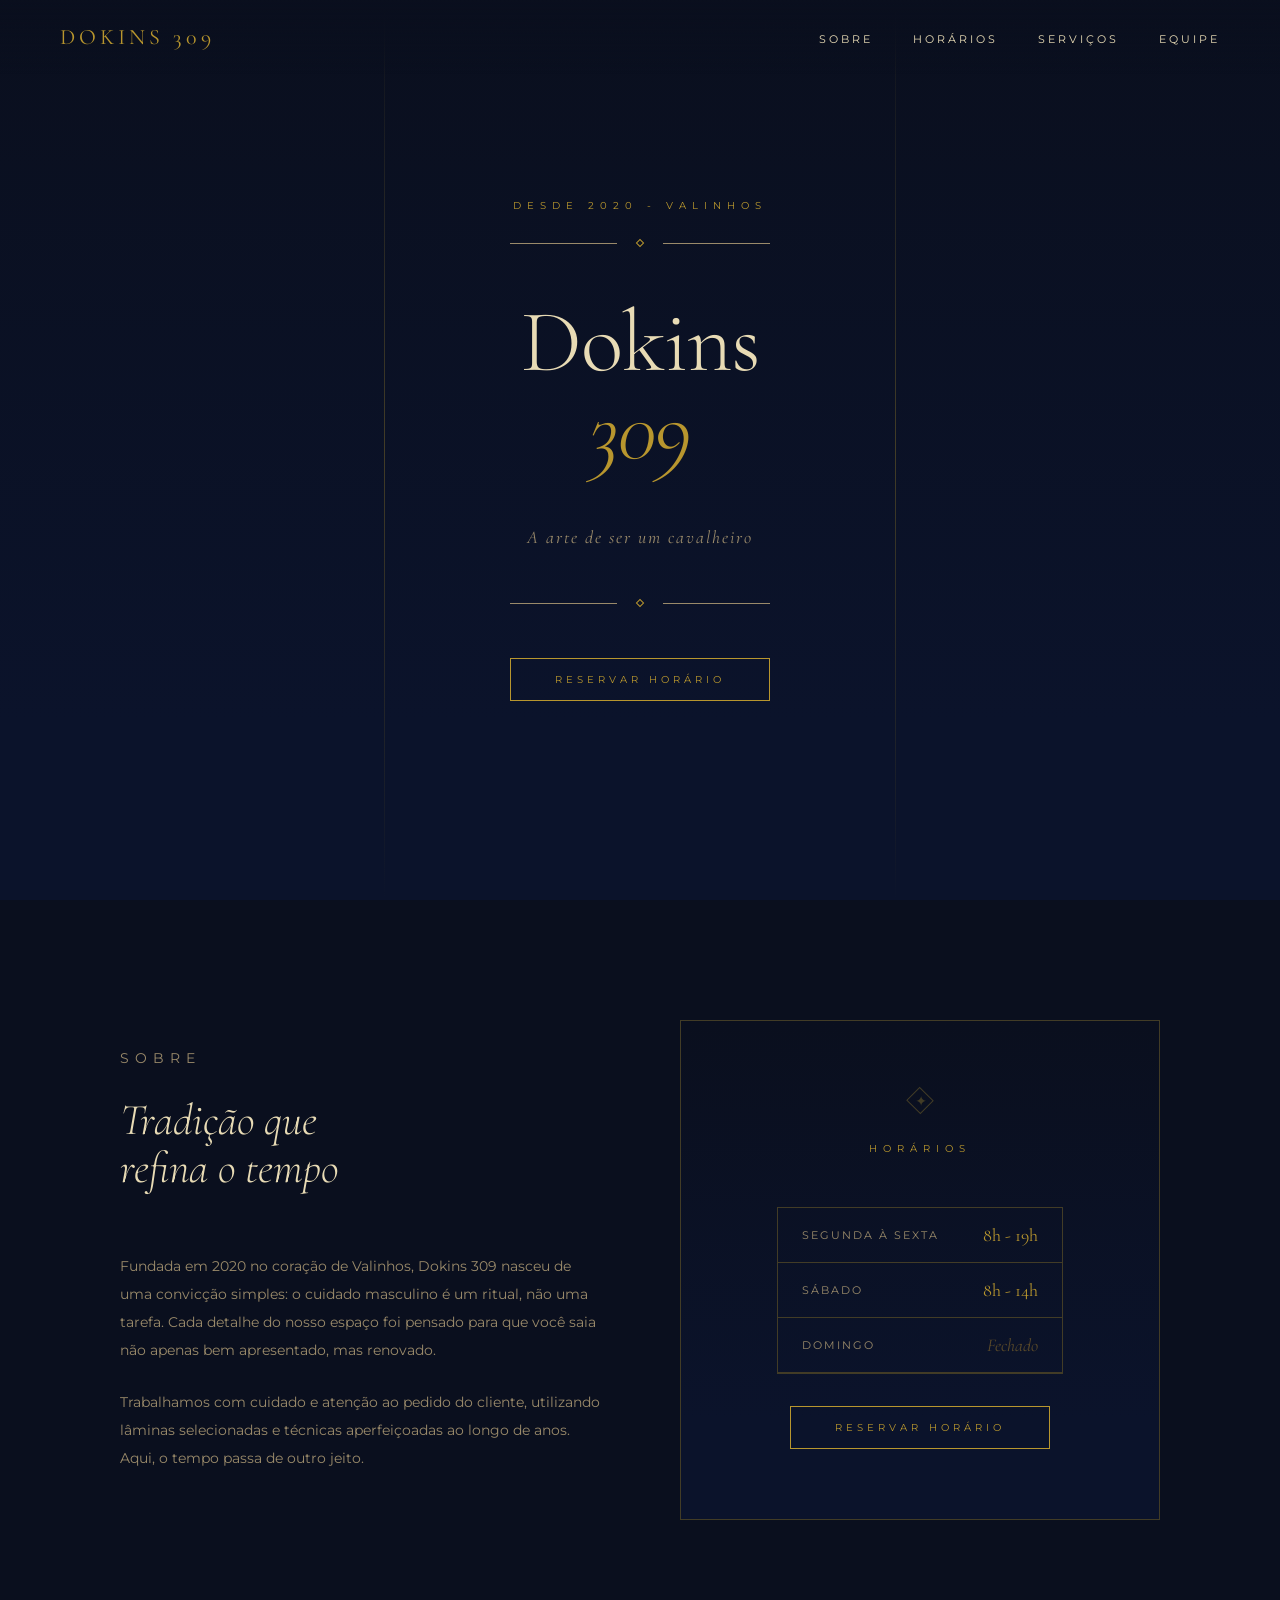
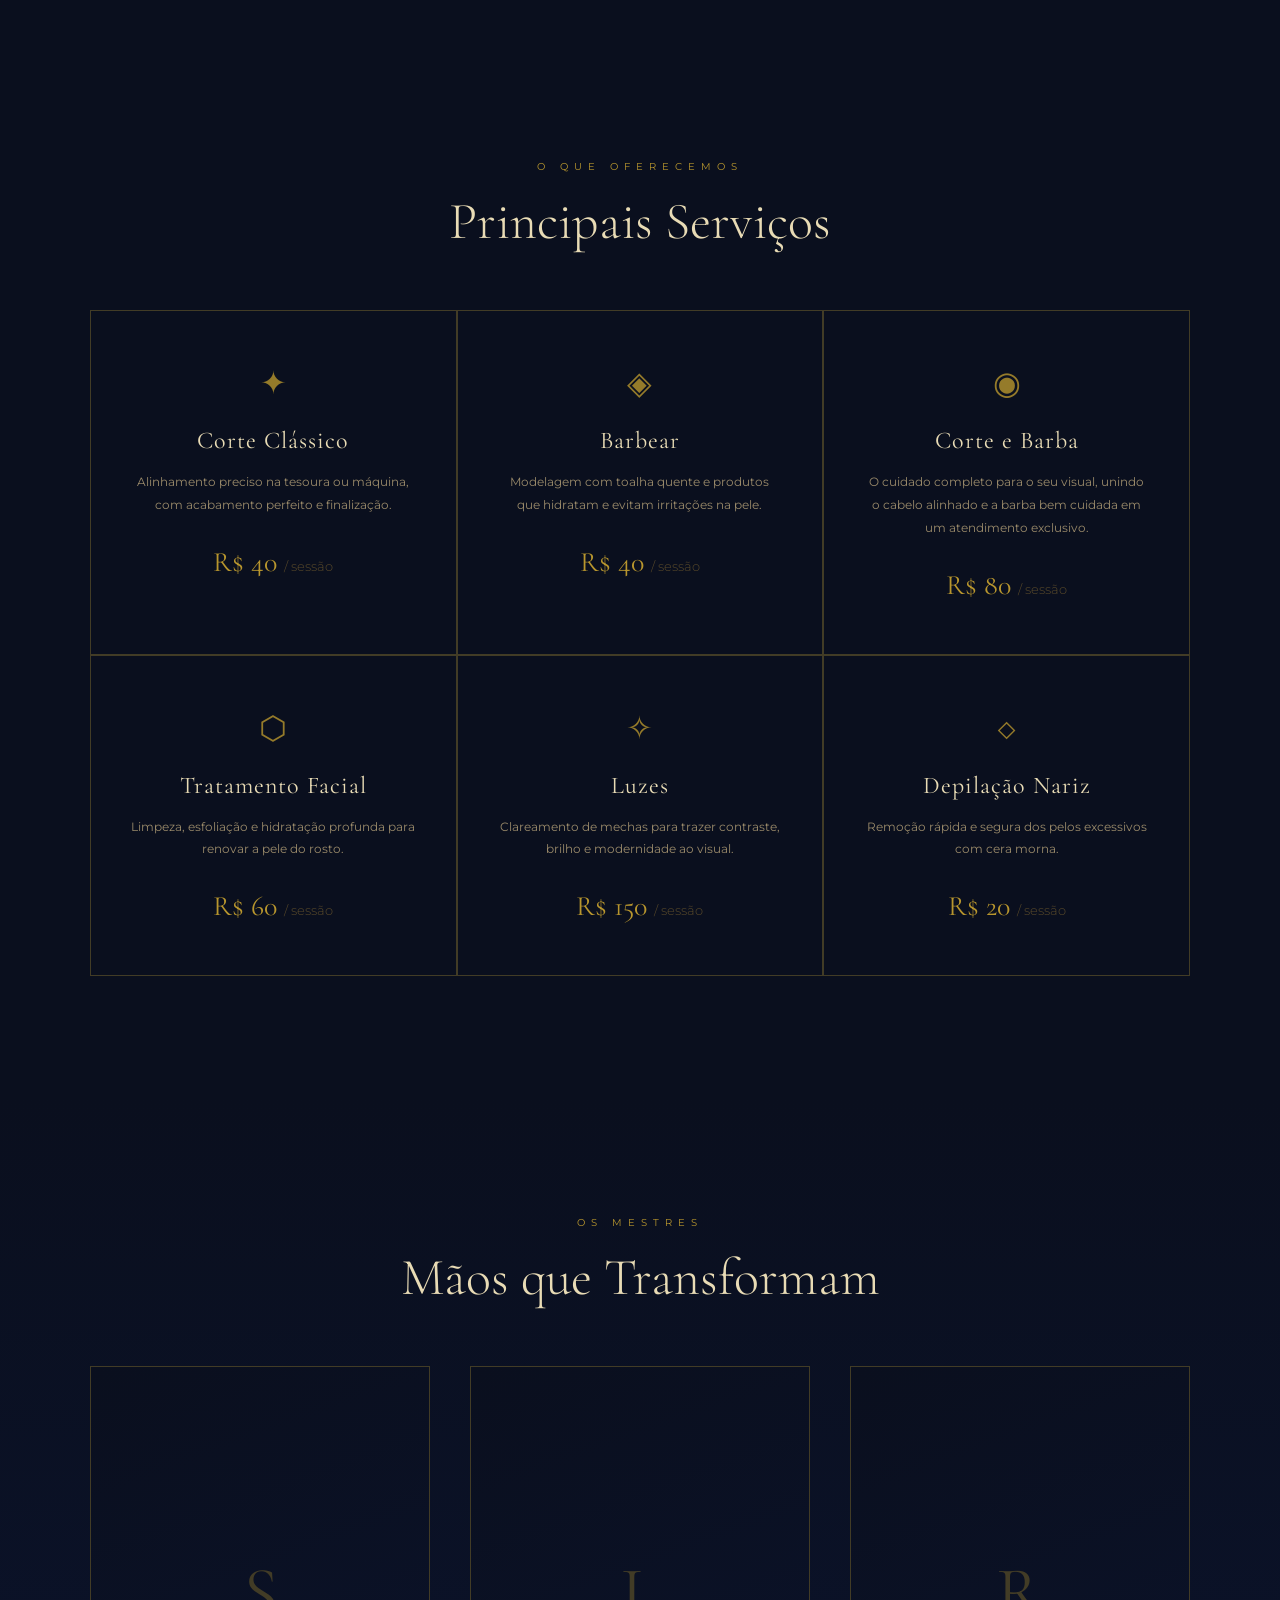
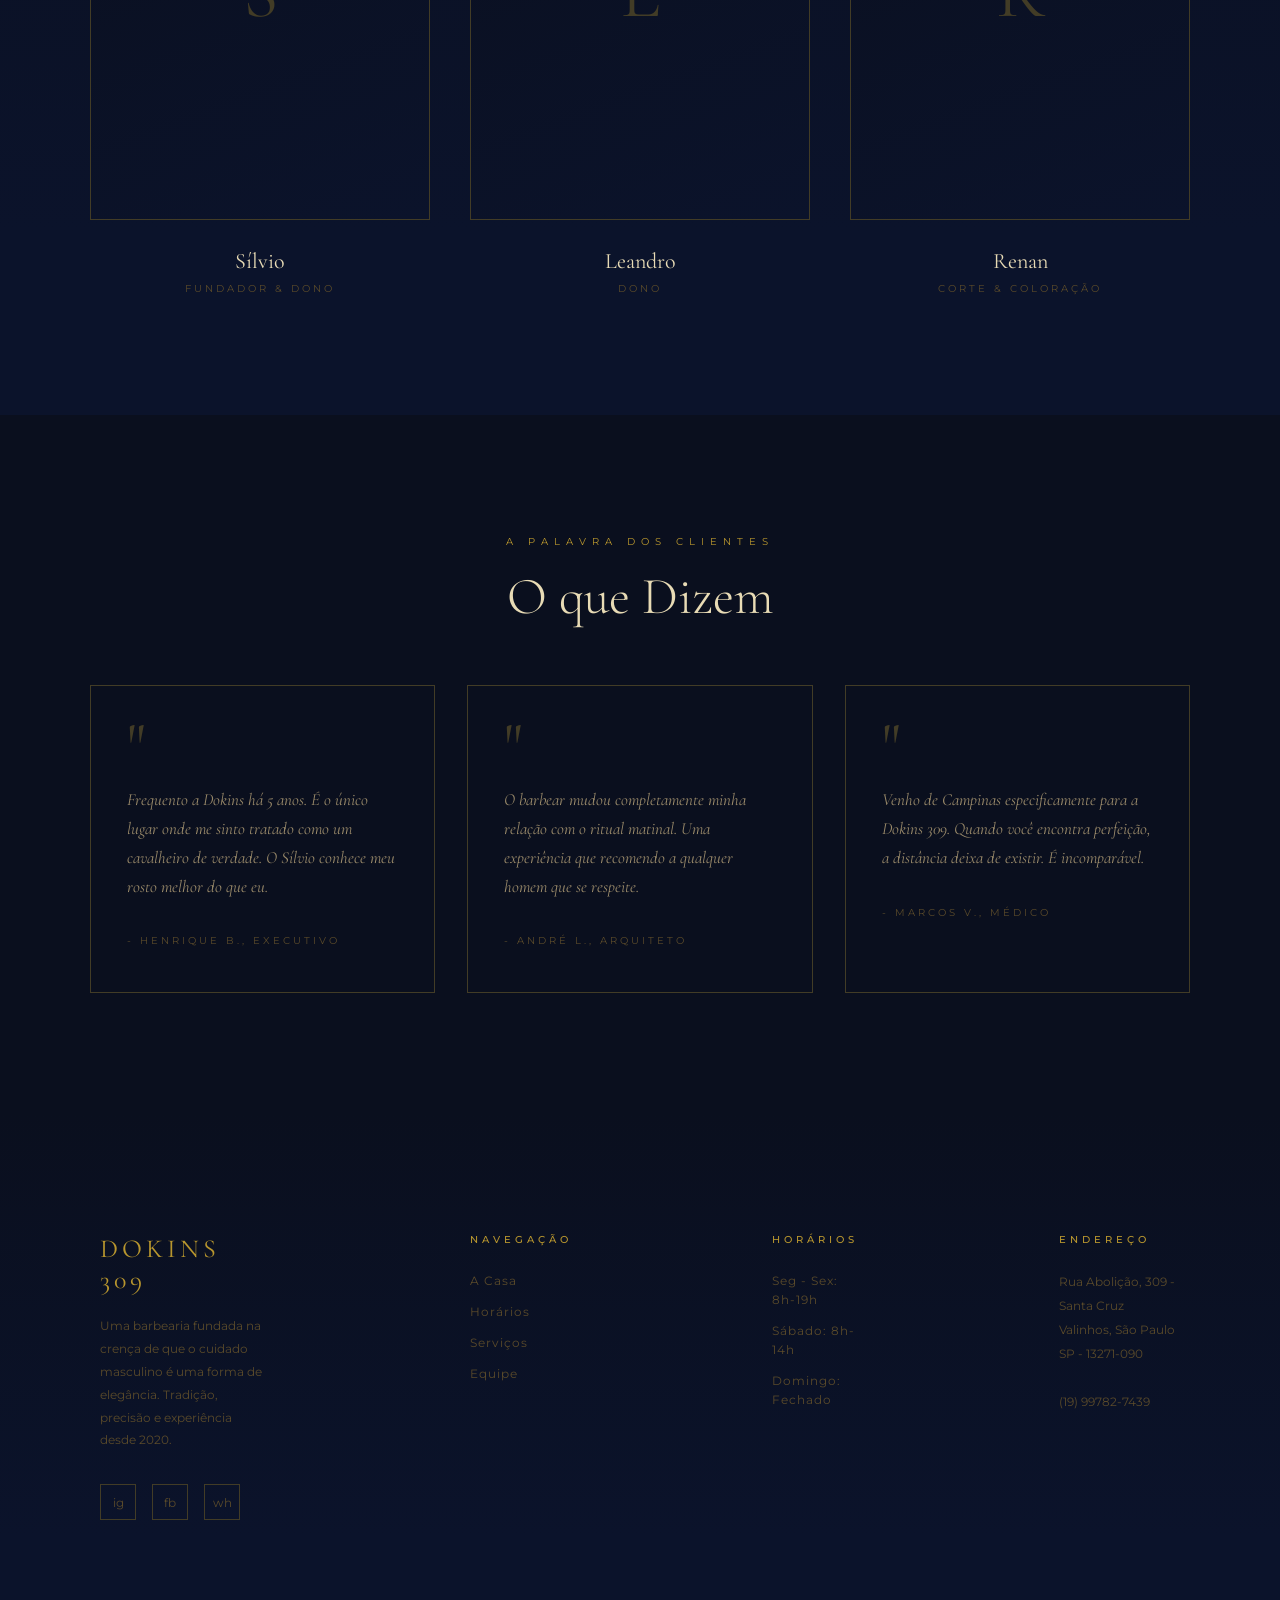
<file: dokins309/index.html>
<!DOCTYPE html>
<html lang="pt-BR">
<head>
    <meta charset="UTF-8">
    <meta name="viewport" content="width=device-width, initial-scale=1.0">
    <title>Dokins 309 - Barbearia</title>
    <link rel="shortcut icon" href="src/assets/dokinslogo.jpg">
    <link href="https://fonts.googleapis.com/css2?family=Cormorant+Garamond:ital,wght@0,300;0,400;0,600;1,300&family=Montserrat:wght@300;400;500&display=swap" rel="stylesheet">
    <link rel="stylesheet" href="src/css/style.css">
</head>
<body>
    <header>
        <nav>
            <span class="logo">Dokins 309</span>
            <ul>
                <li><a href="#sobre">Sobre</a></li>
                <li><a href="#sobre">Horários</a></li>
                <li><a href="#servicos">Serviços</a></li>
                <li><a href="#equipe">Equipe</a></li>
            </ul>
        </nav>
    </header>
    <main>
        <section class="hero">
            <div class="hero-linha linha1"></div>
            <div class="hero-content">
                <p class="hero-sobretitulo">Desde 2020 - Valinhos</p>
                <div class="divisor">
                    <span></span>
                    <div class="divisor-icone"></div>
                    <span></span>
                </div>
                <h1>Dokins<br><i>309</i></h1>
                <p class="hero-subtitulo">A arte de ser um cavalheiro</p>
                <div class="divisor">
                    <span></span>
                    <div class="divisor-icone"></div>
                    <span></span>
                </div>
                <a href="https://bit.ly/oagendamentodokins309" class="hero-botao" target="_blank">Reservar Horário</a>
            </div>
            <div class="hero-linha linha2"></div>
        </section>
        
        <section class="sobre" id="sobre">
            <div class="sobre-texto">
                <p class="secao-sobretitulo">Sobre</p>
                <h2 class="secao-title" style="font-size:44px">
                    <em>Tradição que<br>refina o tempo</em>
                </h2>
                <p>Fundada em 2020 no coração de Valinhos, Dokins 309 nasceu de uma convicção simples: o cuidado masculino é um ritual, não uma tarefa. Cada detalhe do nosso espaço foi pensado para que você saia não apenas bem apresentado, mas renovado.</p>
                <p>Trabalhamos com cuidado e atenção ao pedido do cliente, utilizando lâminas selecionadas e técnicas aperfeiçoadas ao longo de anos. Aqui, o tempo passa de outro jeito.</p>
            </div>
            <section class="sobre-horarios">
                <div class="sobre-imagem">
                    <span>✦</span>
                </div>
                <p class="secao-sobretitulo">Horários</p>
                <div class="horarios-lista">
                    <article class="horario-item">
                        <span class="horario-dia">Segunda à Sexta</span>
                        <span class="horario-hora">8h - 19h</span>
                    </article>
                    <article class="horario-item">
                        <span class="horario-dia">Sábado</span>
                        <span class="horario-hora">8h - 14h</span>
                    </article>
                    <article class="horario-item horario-fechado">
                        <span class="horario-dia">Domingo</span>
                        <span class="horario-hora">Fechado</span>
                    </article>
                </div>
                <a href="https://bit.ly/oagendamentodokins309" class="hero-botao" target="_blank">Reservar Horário</a>
            </section>
        </section>
        
        <section class="servicos" id="servicos">
            <p class="secao-sobretitulo">O Que Oferecemos</p>
            <h2 class="secao-title">Principais Serviços</h2>
            <div class="servicos-grid">
                <article class="servico-card">
                    <span class="servico-icone">✦</span>
                    <h3>Corte Clássico</h3>
                    <p>Alinhamento preciso na tesoura ou máquina, com acabamento perfeito e finalização.</p>
                    <div class="servico-preco">R$ 40 <span>/ sessão</span></div>
                </article>
                <article class="servico-card">
                    <span class="servico-icone">◈</span>
                    <h3>Barbear</h3>
                    <p>Modelagem com toalha quente e produtos que hidratam e evitam irritações na pele.</p>
                    <div class="servico-preco">R$ 40 <span>/ sessão</span></div>
                </article>
                <article class="servico-card">
                    <span class="servico-icone">◉</span>
                    <h3>Corte e Barba</h3>
                    <p>O cuidado completo para o seu visual, unindo o cabelo alinhado e a barba bem cuidada em um atendimento exclusivo.</p>
                    <div class="servico-preco">R$ 80 <span>/ sessão</span></div>
                </article>
                <article class="servico-card">
                    <span class="servico-icone">⬡</span>
                    <h3>Tratamento Facial</h3>
                    <p>Limpeza, esfoliação e hidratação profunda para renovar a pele do rosto.</p>
                    <div class="servico-preco">R$ 60 <span>/ sessão</span></div>
                </article>
                <article class="servico-card">
                    <span class="servico-icone">✧</span>
                    <h3>Luzes</h3>
                    <p>Clareamento de mechas para trazer contraste, brilho e modernidade ao visual.</p>
                    <div class="servico-preco">R$ 150 <span>/ sessão</span></div>
                </article>
                <article class="servico-card">
                    <span class="servico-icone">◇</span>
                    <h3>Depilação Nariz</h3>
                    <p>Remoção rápida e segura dos pelos excessivos com cera morna.</p>
                    <div class="servico-preco">R$ 20 <span>/ sessão</span></div>
                </article>
            </div>
        </section>

        <section class="equipe" id="equipe">
            <p class="secao-sobretitulo">Os Mestres</p>
            <h2 class="secao-title">Mãos que Transformam</h2>
            <div class="equipe-grid">
                <article class="equipe-card">
                    <div class="equipe-foto">
                        <span class="equipe-foto-inicial">S</span>
                    </div>
                    <h3>Sílvio</h3>
                    <p>Fundador &amp; Dono</p>
                </article>
                <article class="equipe-card">
                    <div class="equipe-foto">
                        <span class="equipe-foto-inicial">L</span>
                    </div>
                    <h3>Leandro</h3>
                    <p>Dono</p>
                </article>
                <article class="equipe-card">
                    <div class="equipe-foto">
                        <span class="equipe-foto-inicial">R</span>
                    </div>
                    <h3>Renan</h3>
                    <p>Corte &amp; Coloração</p>
                </article>
            </div>
        </section>
        
        <section class="depoimentos">
            <p class="secao-sobretitulo">A Palavra dos Clientes</p>
            <h2 class="secao-title">O que Dizem</h2>
            <div class="depoimentos-grid">
                <article class="depoimento">
                    <span class="aspas">"</span>
                    <p>Frequento a Dokins há 5 anos. É o único lugar onde me sinto tratado como um cavalheiro de verdade. O Sílvio conhece meu rosto melhor do que eu.</p>
                    <span class="depoimento-autor">- Henrique B., Executivo</span>
                </article>
                <article class="depoimento">
                    <span class="aspas">"</span>
                    <p>O barbear mudou completamente minha relação com o ritual matinal. Uma experiência que recomendo a qualquer homem que se respeite.</p>
                    <span class="depoimento-autor">- André L., Arquiteto</span>
                </article>
                <article class="depoimento">
                    <span class="aspas">"</span>
                    <p>Venho de Campinas especificamente para a Dokins 309. Quando você encontra perfeição, a distância deixa de existir. É incomparável.</p>
                    <span class="depoimento-autor">- Marcos V., Médico</span>
                </article>
            </div>
        </section>
    </main>
    <footer>
        <section class="footer-logo">
            <span class="logo">Dokins 309</span>
            <p>Uma barbearia fundada na crença de que o cuidado masculino é uma forma de elegância. Tradição, precisão e experiência desde 2020.</p>
            <div class="redes-sociais">
                <a href="https://www.instagram.com/dokins309.barbearia/" class="rede-link" target="_blank">ig</a>
                <a href="https://www.facebook.com/people/Dokins309-barbearia/100063981466866/" class="rede-link" target="_blank">fb</a>
                <a href="https://wa.me/5519997827439?text=Olá, gostaria de agendar um corte!" class="rede-link" target="_blank">wh</a>
            </div>
        </section>
        <section class="footer-col">
            <h4>Navegação</h4>
            <ul>
                <li><a href="#sobre">A Casa</a></li>
                <li><a href="#sobre">Horários</a></li>
                <li><a href="#servicos">Serviços</a></li>
                <li><a href="#equipe">Equipe</a></li>
            </ul>
        </section>
        <section class="footer-col">
            <h4>Horários</h4>
            <ul>
                <li><a href="#">Seg - Sex: 8h-19h</a></li>
                <li><a href="#">Sábado: 8h-14h</a></li>
                <li><a href="#">Domingo: Fechado</a></li>
            </ul>
        </section>
        <section class="footer-col">
            <h4>Endereço</h4>
            <div class="address">
                Rua Abolição, 309 - Santa Cruz<br>
                Valinhos, São Paulo<br>
                SP - 13271-090<br><br>
                (19) 99782-7439
            </div>
        </section>
    </footer>
</body>
</html>
</file>
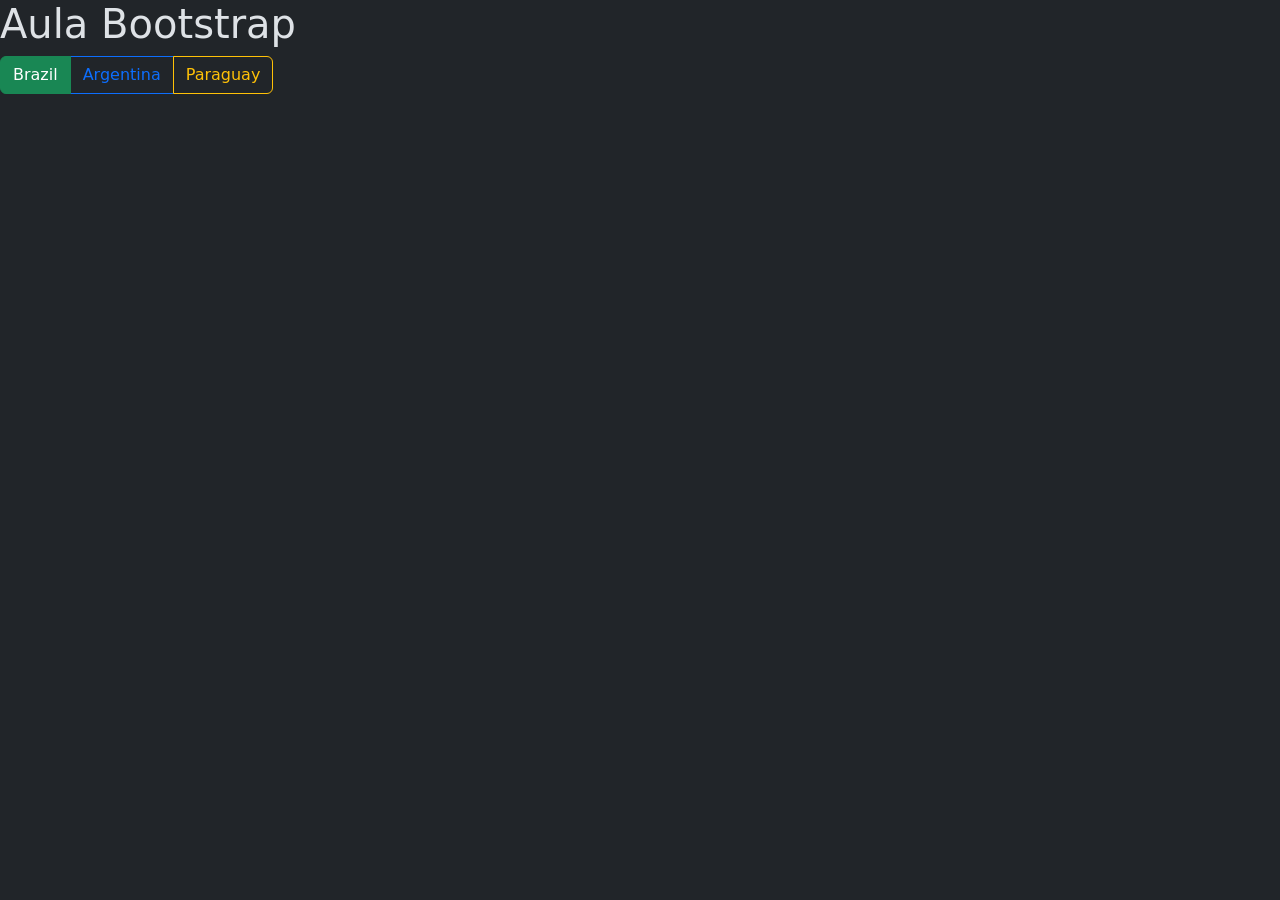
<file: conteudos/aula_bootstrap/index.html>
<!doctype html>
<html lang="en" data-bs-theme="dark">
  <head>
    <title>Bootstrap
    </title>
    <!-- Required meta tags -->
    <meta charset="utf-8" />
    <meta name="viewport" content="width=device-width, initial-scale=1" />

    <!-- Bootstrap CSS v5.3.8 -->
    <link
      href="https://cdn.jsdelivr.net/npm/bootstrap@5.3.8/dist/css/bootstrap.min.css"
      rel="stylesheet"
      integrity="sha384-sRIl4kxILFvY47J16cr9ZwB07vP4J8+LH7qKQnuqkuIAvNWLzeN8tE5YBujZqJLB"
      crossorigin="anonymous"
    />
  </head>

  <body>
    <header>
      <h1>Aula Bootstrap</h1>
    </header>
    <main><div
      class="btn-group"
      role="group"
      aria-label="Basic checkbox toggle button group"
    >
      <input
        type="checkbox"
        class="btn-check"
        id="btncheck1"
        autocomplete="off"
        checked
      />
      <label
        class="btn btn-outline-success"
        for="btncheck1"
        >Brazil</label
      >
    
      <input
        type="checkbox"
        class="btn-check"
        id="btncheck2"
        autocomplete="off"
      />
      <label
        class="btn btn-outline-primary"
        for="btncheck2"
        >Argentina</label
      >
    
      <input
        type="checkbox"
        class="btn-check"
        id="btncheck3"
        autocomplete="off"
      />
      <label
        class="btn btn-outline-warning"
        for="btncheck3"
        >Paraguay</label
      >
    </div>
    </main>
    <footer>
      <!-- place footer here -->
    </footer>
    <!-- Bootstrap JavaScript Bundle (includes Popper) -->
    <script
      src="https://cdn.jsdelivr.net/npm/bootstrap@5.3.8/dist/js/bootstrap.bundle.min.js"
      integrity="sha384-FKyoEForCGlyvwx9Hj09JcYn3nv7wiPVlz7YYwJrWVcXK/BmnVDxM+D2scQbITxI"
      crossorigin="anonymous"
    ></script>
  </body>
</html>
</file>
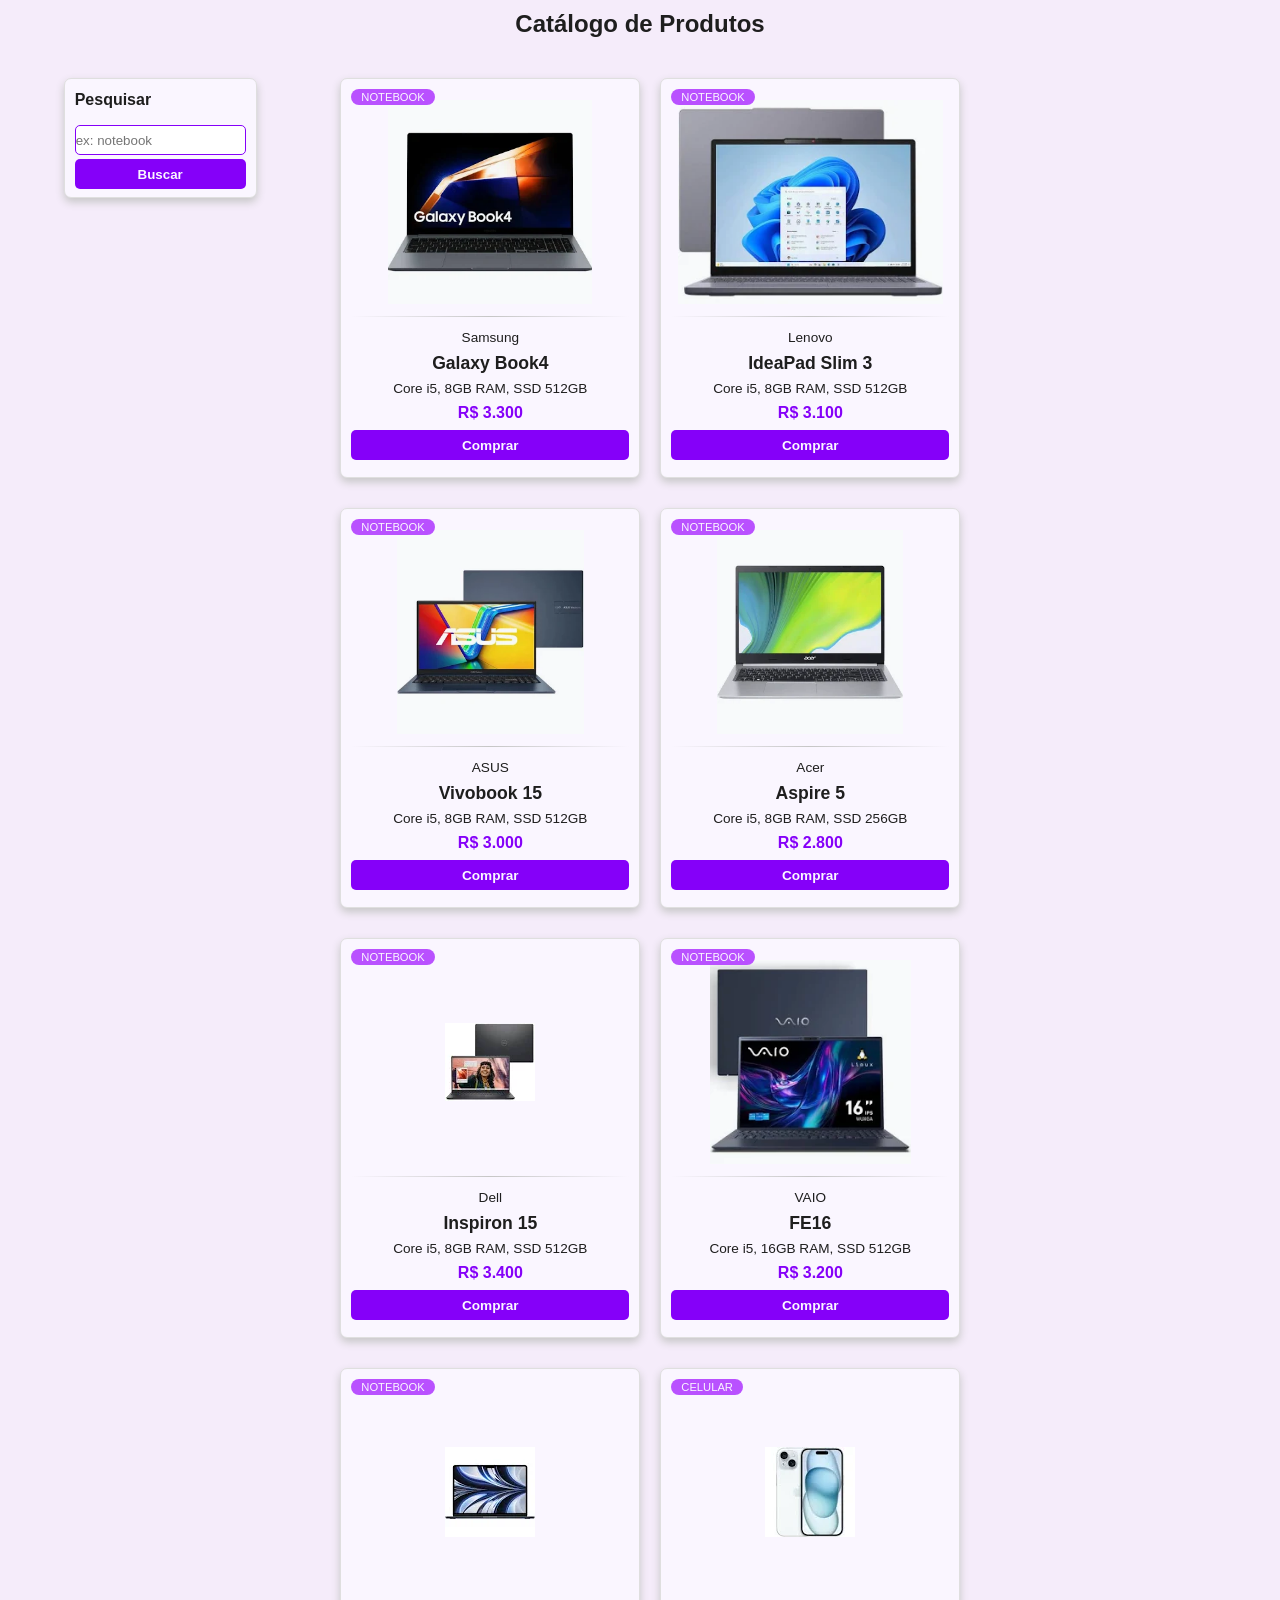
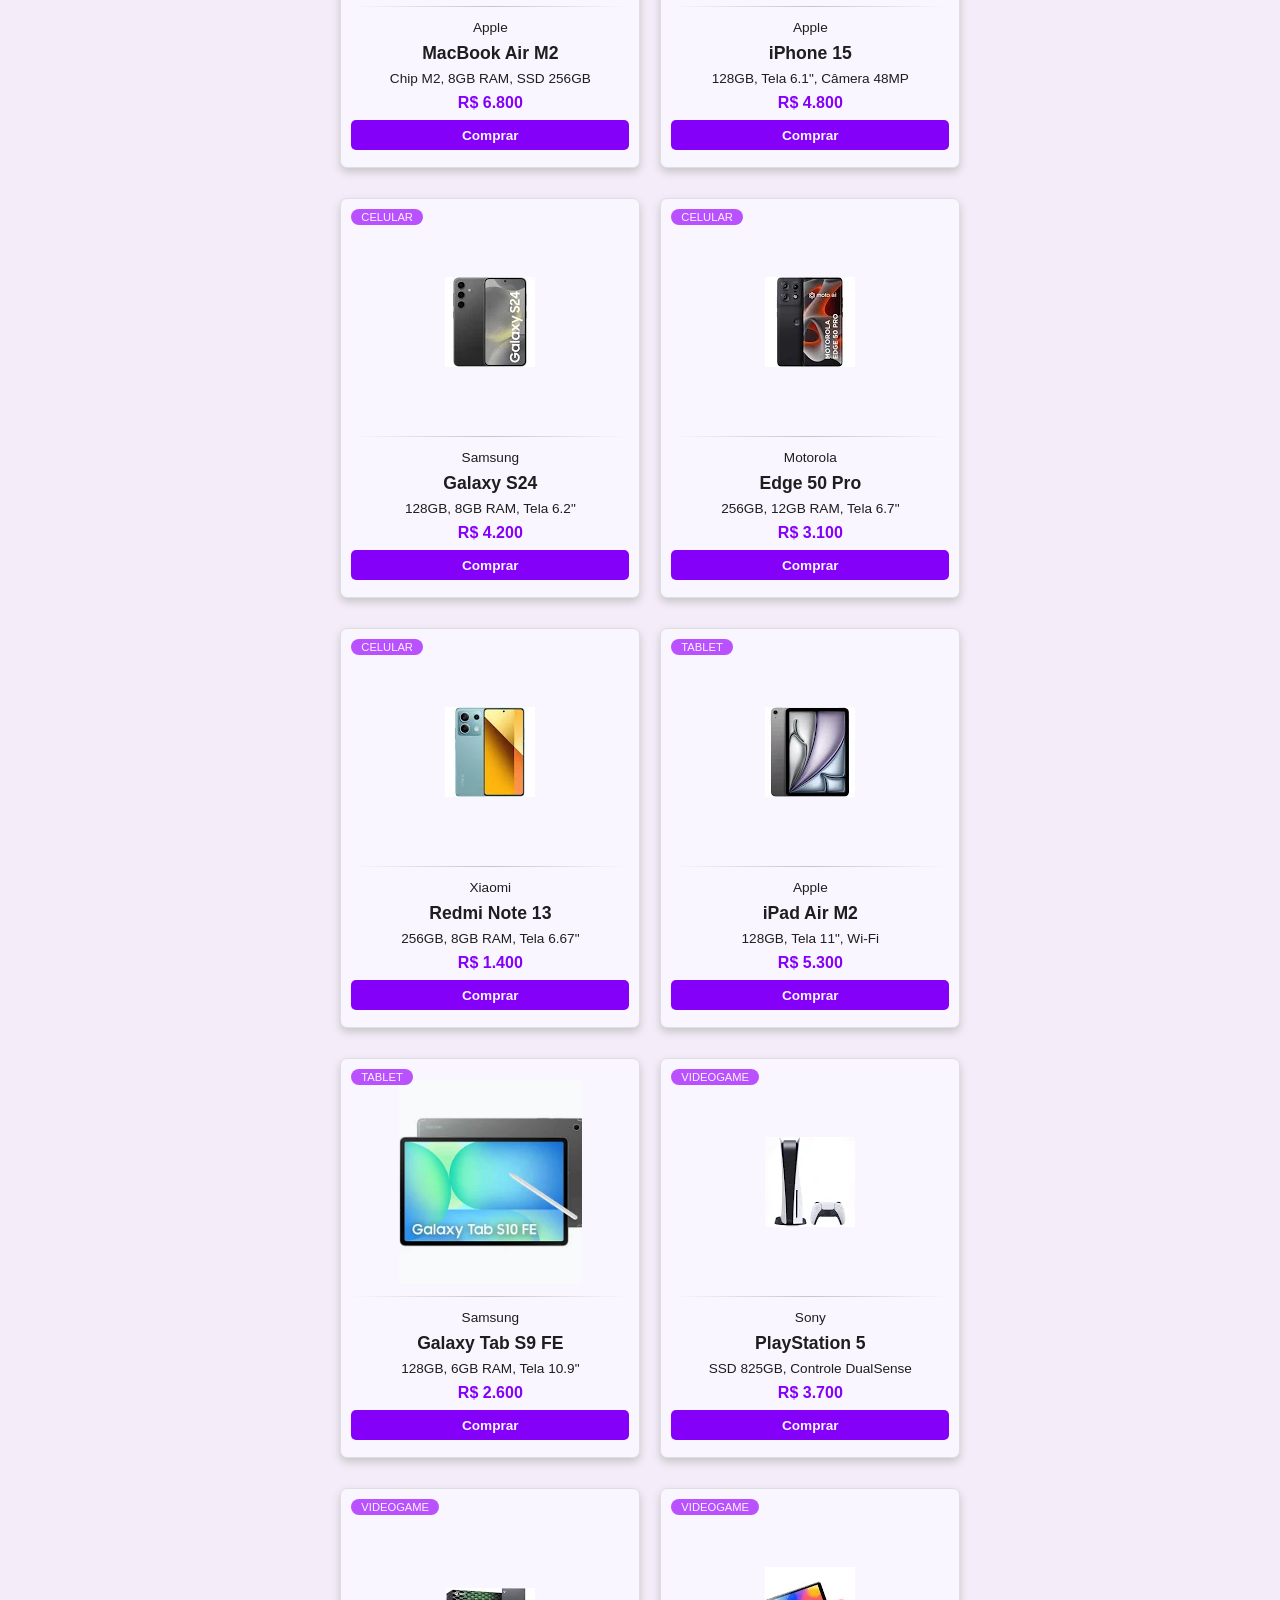
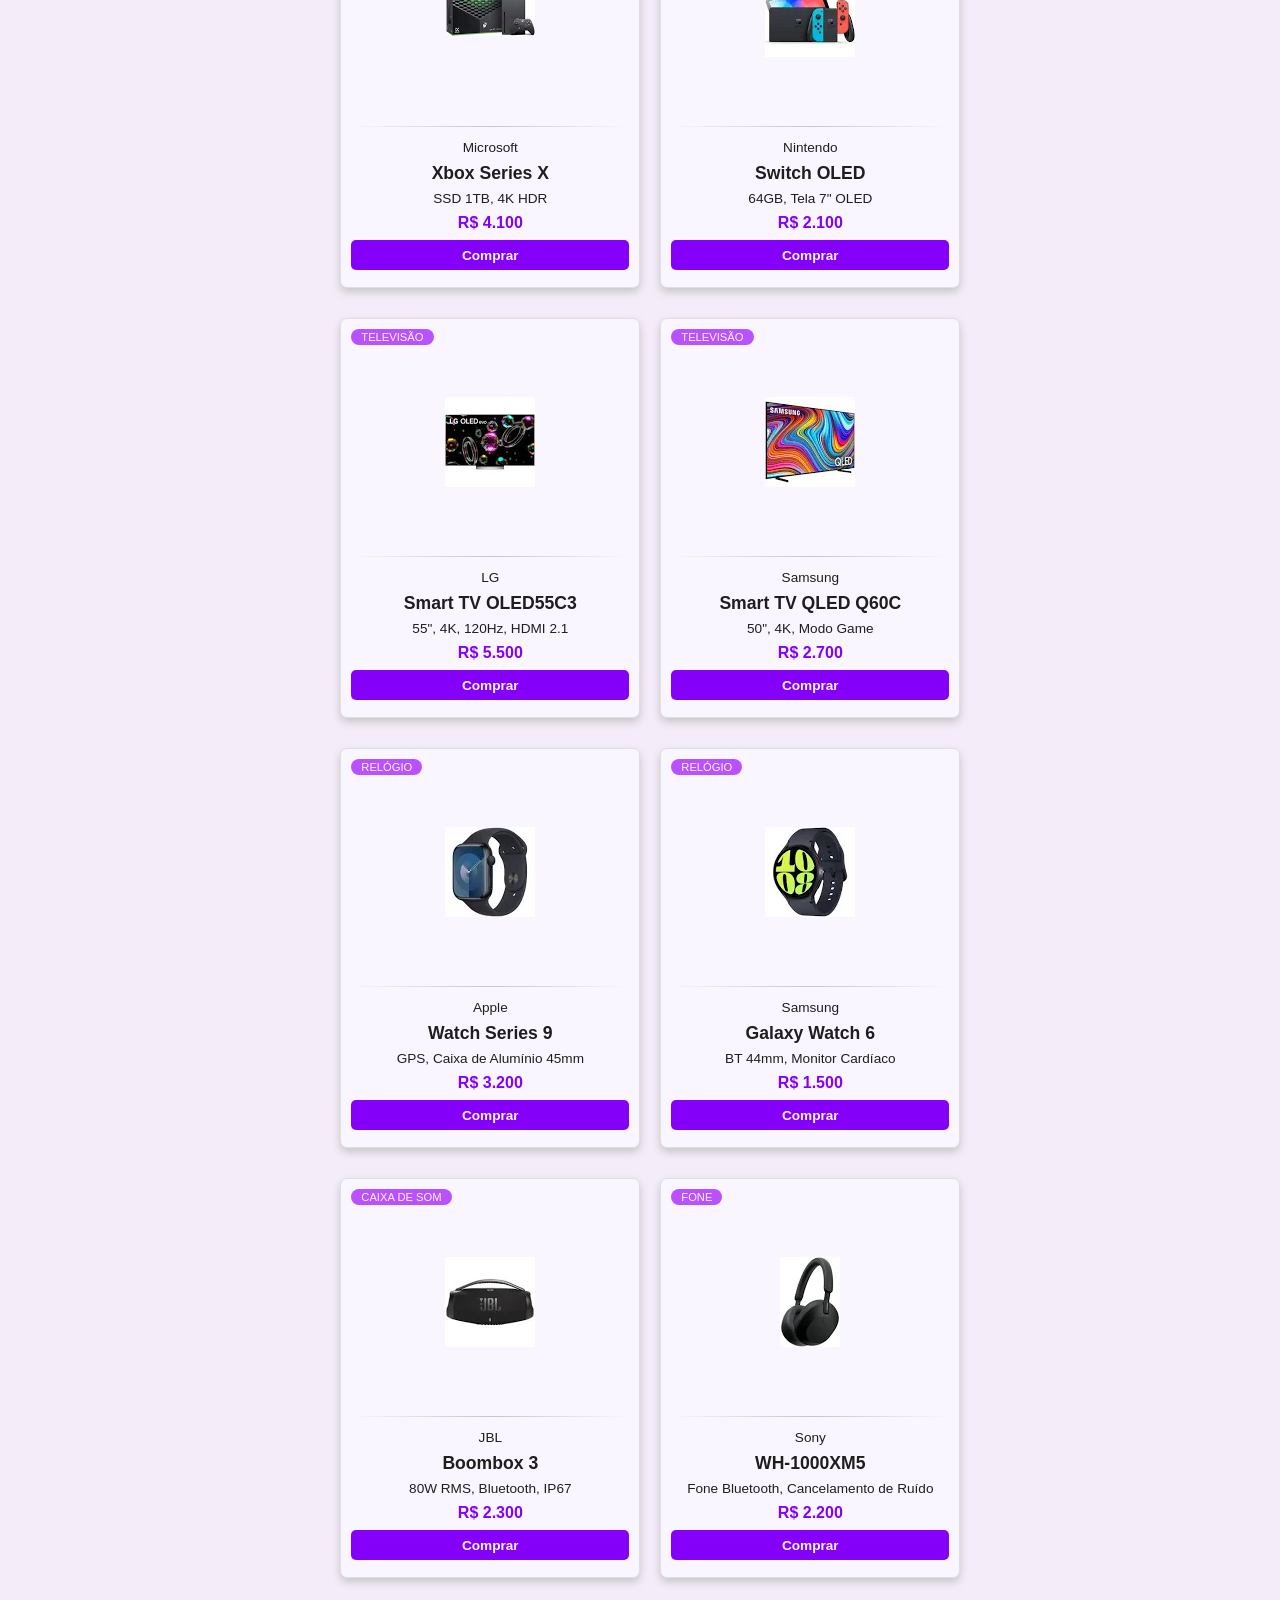
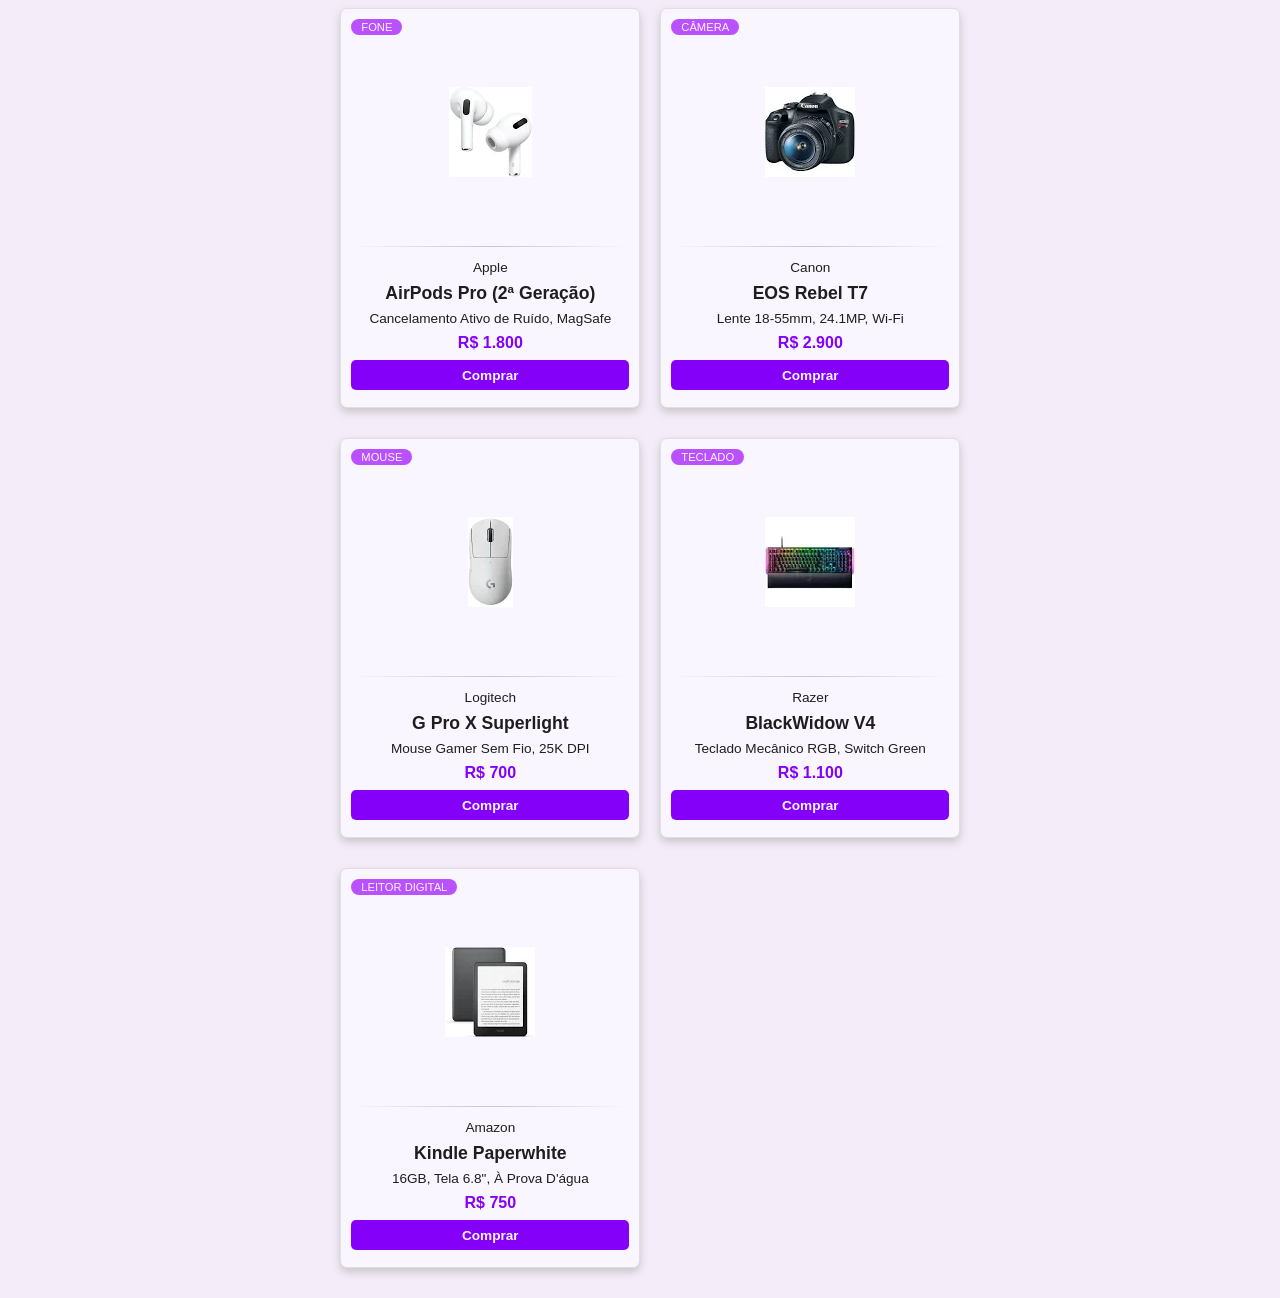
<file: conteudos/exercicios/filtrar_busca/index.html>
<!DOCTYPE html>
<html lang="pt-BR">
<head>
    <meta charset="UTF-8">
    <meta name="viewport" content="width=device-width, initial-scale=1.0">
    <title>Catálogo</title>
    <link rel="stylesheet" href="assets/css/style.css">
</head>
<body>
    <main>
        <section class="catalog-page">
            <h1 class="title">Catálogo de Produtos</h1>
            <div class="principal-container">
                <article class="filter-container card">
                    <form action="" method="get" class="filter">
                        <label for="fsearch" class="filter-form-item pesquisar">Pesquisar</label>
                        <input type="search" name="q" id="fsearch" placeholder="ex: notebook" class="filter-form-item filter-input">
                        <button type="submit" class="btn-search filter-form-item">Buscar</button>
                    </form>
                </article>
                <article class="catalog-container">
                    <p id="no-results" class="no-results" hidden></p>
                    <ul id="catalog" class="catalog"></ul>
                </article>
            </div>
        </section>
    </main>
    
    <script src="assets/js/script.js"></script>
</body>
</html>
</file>
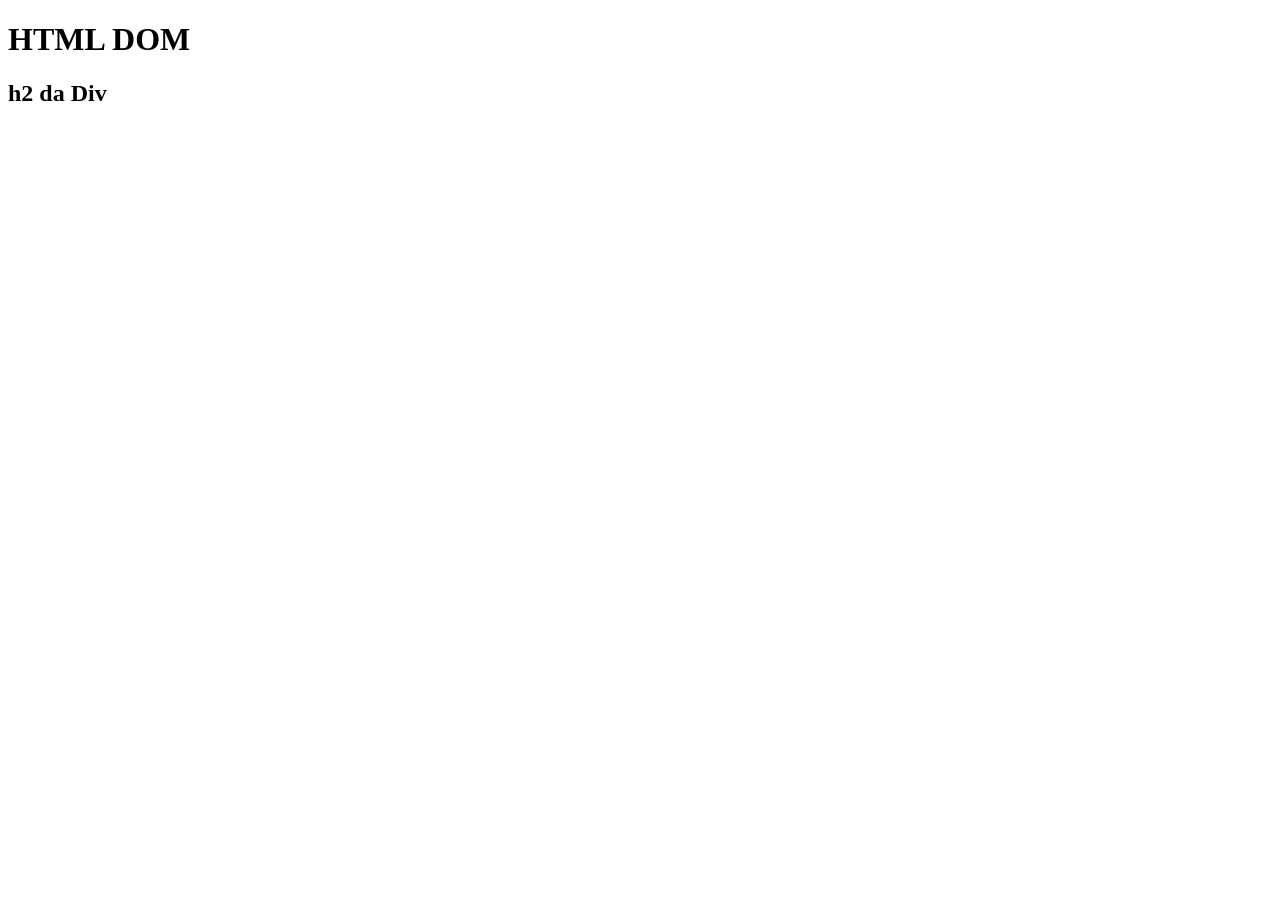
<file: conteudos/html-dom.html>
<!DOCTYPE html>
<html lang="pt-BR">
<head>
    <meta charset="UTF-8">
    <meta name="viewport" content="width=device-width, initial-scale=1.0">
    <title>Document</title>
    <link rel="stylesheet" href="html-dom.css">
</head>
<body>
    <h1 id='title'>HTML DOM</h1>
    <div id="principal">
        <h2>h2 da Div</h2>
    </div>
    <script>
        const title2 = document.getElementById('title'); //pega o elemento pelo id
        const nome = Enzo;

        //title2.textContent = 'New "Title"'; => texto basico
        title2.innerHTML = `<b>Sou <spam class="italico-vermelho">${nome}</spam></b>`; 
        //html + quebra de linha
        title2.style.color = '#ff0000';
        title2.style.fontSize = '1.5rem';

        /*
        divPrincipal.appendChild(p1);*/
        const divPrincipal = document.getElementById('principal');
        divPrincipal.innerHTML = `<h1>Olá, ${nome}</h1>!`;
        
        const p_principal = document.createElement('p'); //cria o elemento
        p_principal.textContent = 'Elemento "p" criado.'; //texto do elemento
        p_principal.setAttribute = (id, p_principal); //add or modify value of an attribute
    </script>
</body>
</html>
</file>
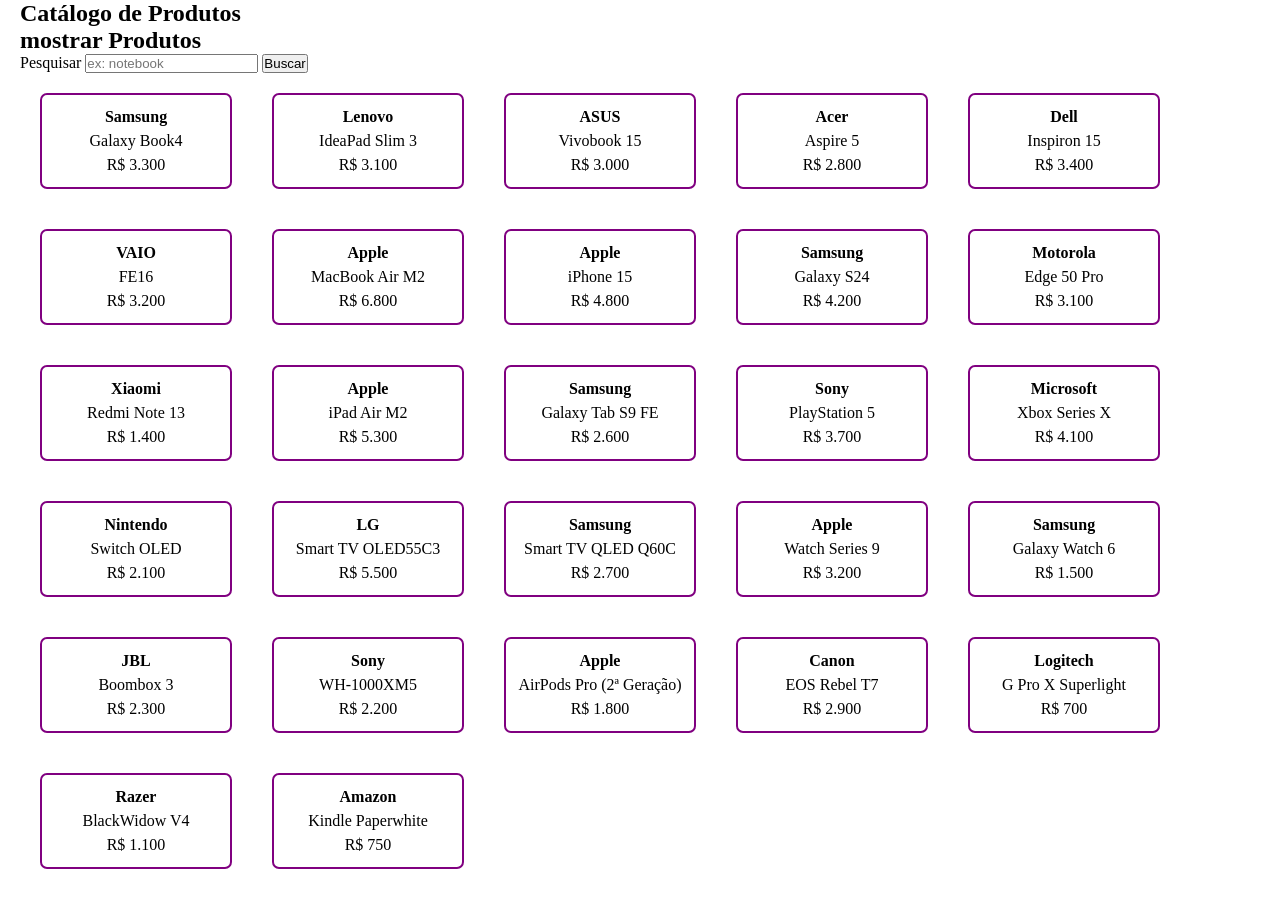
<file: conteudos/aula_array-js/array.html>
<!DOCTYPE html>
<html lang="pt-BR">
<head>
    <meta charset="UTF-8">
    <meta name="viewport" content="width=device-width, initial-scale=1.0">
    <title>Document</title>
    <link rel="stylesheet" href="array.css">
</head>
<body>
    <main>
        <section>
            <h1>Catálogo de Produtos</h1>
            <h2>mostrar Produtos</h2>
            <form action="" method="get">
                <label for="fsearch">Pesquisar</label>
                <input type="search" name="q" id="fsearch" placeholder="ex: notebook">
                <button type="submit" class="btn-search">Buscar</button>
            </form>
            <ul id="catalog"></ul>
        </section>
    </main>

    <script>
        const produtos = [
            ["Samsung", "Galaxy Book4", "Core i5, 8GB RAM, SSD 512GB", "R$ 3.300", "notebook"],
            ["Lenovo", "IdeaPad Slim 3", "Core i5, 8GB RAM, SSD 512GB", "R$ 3.100", "notebook"],
            ["ASUS", "Vivobook 15", "Core i5, 8GB RAM, SSD 512GB", "R$ 3.000", "notebook"],
            ["Acer", "Aspire 5", "Core i5, 8GB RAM, SSD 256GB", "R$ 2.800", "notebook"],
            ["Dell", "Inspiron 15", "Core i5, 8GB RAM, SSD 512GB", "R$ 3.400", "notebook"],
            ["VAIO", "FE16", "Core i5, 16GB RAM, SSD 512GB", "R$ 3.200", "notebook"],
            ["Apple", "MacBook Air M2", "Chip M2, 8GB RAM, SSD 256GB", "R$ 6.800", "notebook"],
            ["Apple", "iPhone 15", "128GB, Tela 6.1\", Câmera 48MP", "R$ 4.800", "celular"],
            ["Samsung", "Galaxy S24", "128GB, 8GB RAM, Tela 6.2\"", "R$ 4.200", "celular"],
            ["Motorola", "Edge 50 Pro", "256GB, 12GB RAM, Tela 6.7\"", "R$ 3.100", "celular"],
            ["Xiaomi", "Redmi Note 13", "256GB, 8GB RAM, Tela 6.67\"", "R$ 1.400", "celular"],
            ["Apple", "iPad Air M2", "128GB, Tela 11\", Wi-Fi", "R$ 5.300", "tablet"],
            ["Samsung", "Galaxy Tab S9 FE", "128GB, 6GB RAM, Tela 10.9\"", "R$ 2.600", "tablet"],
            ["Sony", "PlayStation 5", "SSD 825GB, Controle DualSense", "R$ 3.700", "videogame"],
            ["Microsoft", "Xbox Series X", "SSD 1TB, 4K HDR", "R$ 4.100", "videogame"],
            ["Nintendo", "Switch OLED", "64GB, Tela 7\" OLED", "R$ 2.100", "videogame"],
            ["LG", "Smart TV OLED55C3", "55\", 4K, 120Hz, HDMI 2.1", "R$ 5.500", "televisão"],
            ["Samsung", "Smart TV QLED Q60C", "50\", 4K, Modo Game", "R$ 2.700", "televisão"],
            ["Apple", "Watch Series 9", "GPS, Caixa de Alumínio 45mm", "R$ 3.200", "relógio"],
            ["Samsung", "Galaxy Watch 6", "BT 44mm, Monitor Cardíaco", "R$ 1.500", "relógio"],
            ["JBL", "Boombox 3", "80W RMS, Bluetooth, IP67", "R$ 2.300", "caixa de som"],
            ["Sony", "WH-1000XM5", "Fone Bluetooth, Cancelamento de Ruído", "R$ 2.200", "fone"],
            ["Apple", "AirPods Pro (2ª Geração)", "Cancelamento Ativo de Ruído, MagSafe", "R$ 1.800", "fone"],
            ["Canon", "EOS Rebel T7", "Lente 18-55mm, 24.1MP, Wi-Fi", "R$ 2.900", "câmera"],
            ["Logitech", "G Pro X Superlight", "Mouse Gamer Sem Fio, 25K DPI", "R$ 700", "mouse"],
            ["Razer", "BlackWidow V4", "Teclado Mecânico RGB, Switch Green", "R$ 1.100", "teclado"],
            ["Amazon", "Kindle Paperwhite", "16GB, Tela 6.8\", À Prova D'água", "R$ 750", "leitor digital"]
        ];

        const catalogo = document.querySelector('#catalog');

        function mostrar(lista) {
            catalogo.innerHTML = ""; 

            for (let i = 0; i < lista.length; i++) {
                const marca = lista[i][0];
                const modelo = lista[i][1];
                const specs = lista[i][2];
                const preco = lista[i][3];

                const item = document.createElement('li');
                item.innerHTML = `<strong>${marca}</strong> <br> ${modelo} <br> ${preco}`;
                item.setAttribute('class', 'item');
                catalogo.appendChild(item);
            }
        }

        mostrar(produtos);

        const form = document.querySelector('form');

        form.addEventListener('submit', function (evento) {
            evento.preventDefault(); // impede o formulário de recarregar a página
            
            const busca = document.getElementById('fsearch').value.toLowerCase();

            const produtos_filtrados = produtos.filter(function (produto) {
                return produto.some(function (campo) {   // .some() verifica se existe ao menos campo neste produto
                    return campo.toString().toLowerCase().includes(busca);
                });
            });

            mostrar(produtos_filtrados);
        });
    </script>
</body>
</html>
</file>
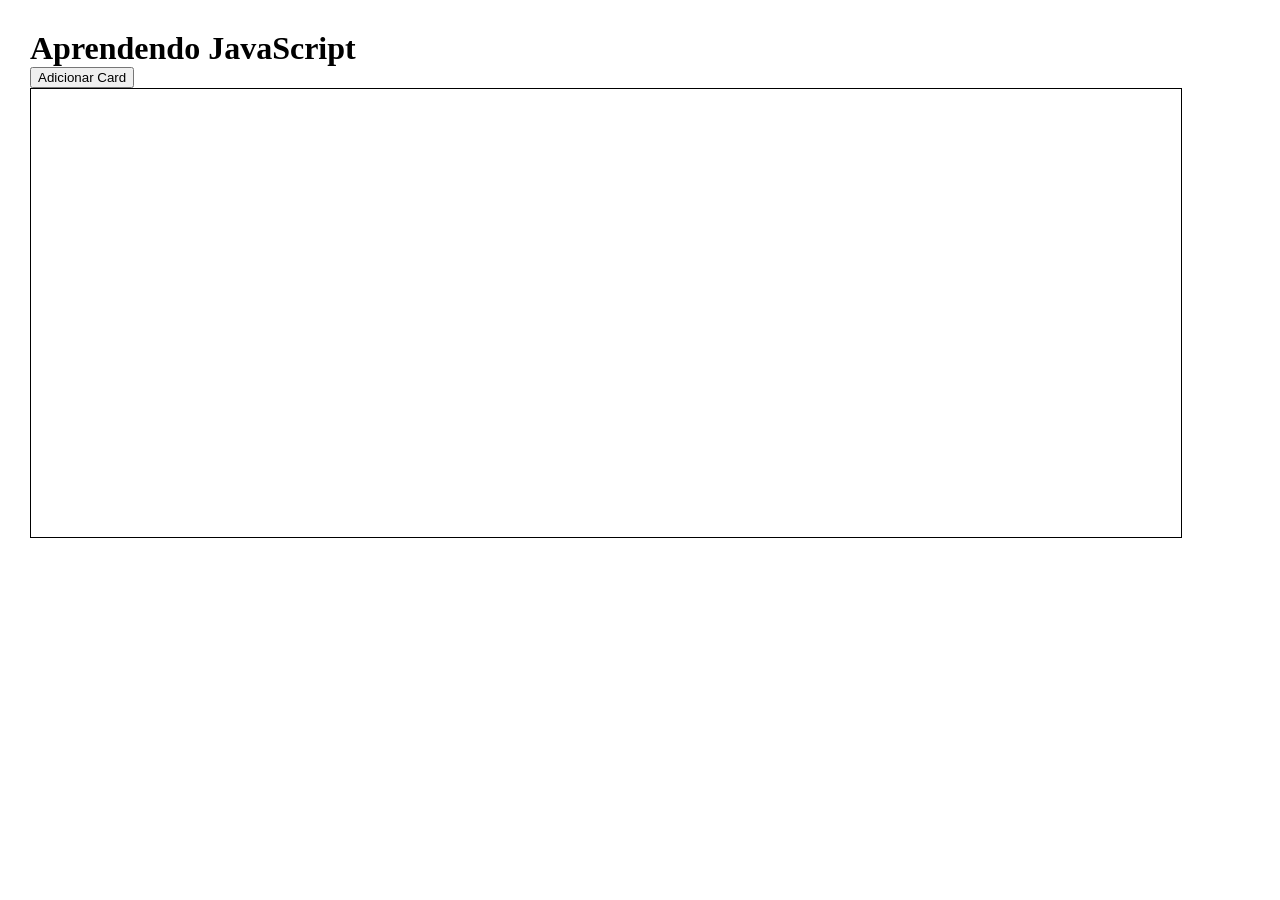
<file: conteudos/aula_events/events.html>
<!DOCTYPE html>
<html lang="pt-BR">
<head>
    <meta charset="UTF-8">
    <meta name="viewport" content="width=device-width, initial-scale=1.0">
    <title>Document</title>
    <link rel="stylesheet" href="events.css">
</head>
<body>
    <main>
        <h1>Aprendendo JavaScript</h1>
        <button id="btn-add" onclick="add_card">Adicionar Card</button>
        <div id="div-principal"></div>
        <script src="events_script.js"></script>
    </main>
</body>
</html>
</file>
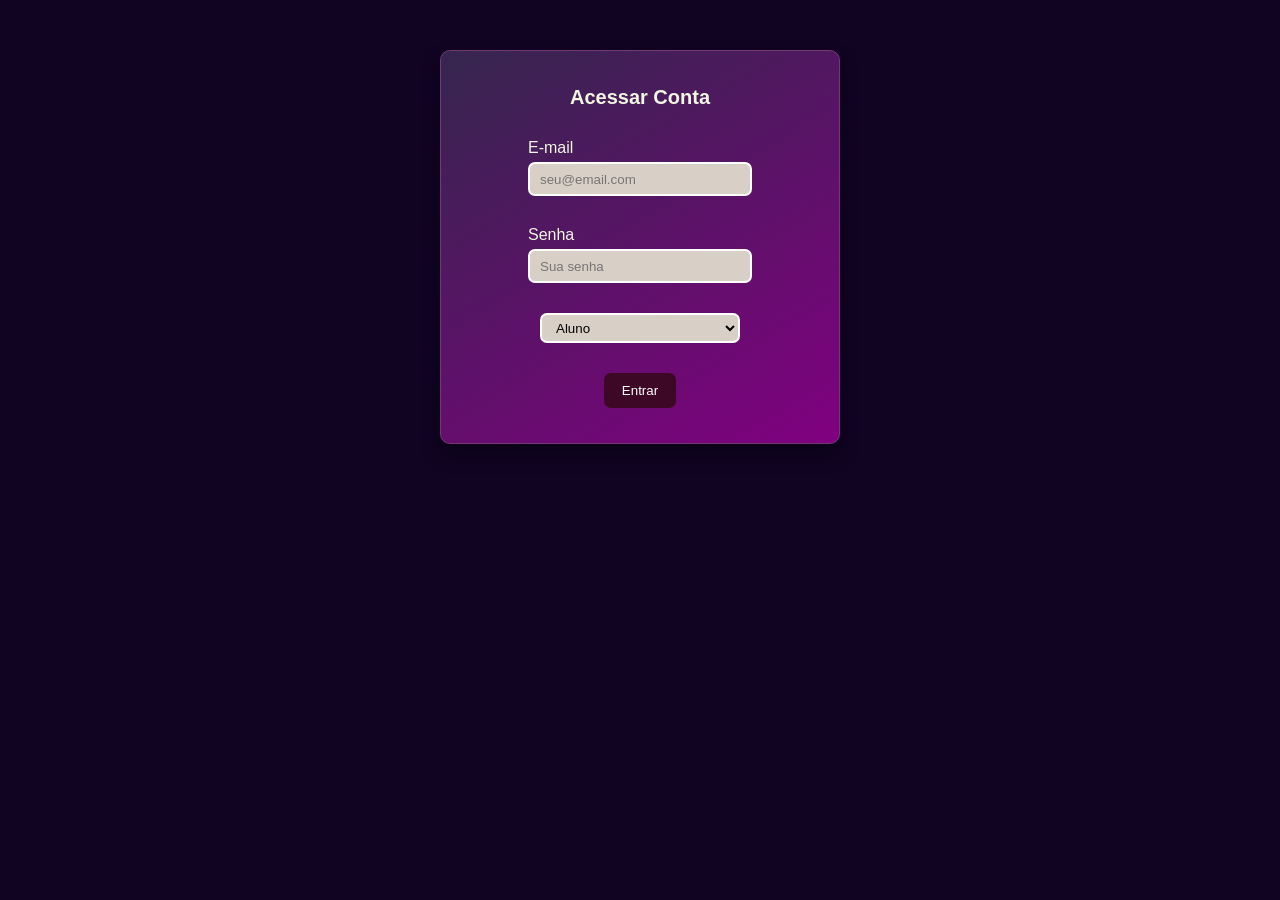
<file: conteudos/aula_forms/form.html>
<!DOCTYPE html>
<html lang="pt-BR">
<head>
    <meta charset="UTF-8">
    <meta name="viewport" content="width=device-width, initial-scale=1.0">
    <title>Document</title>
    <link rel="stylesheet" href="form.css">
</head>
<body class="login-body">
    <main class="login-container">
        <form class="login-form">
            <h2 class="login-title">Acessar Conta</h2>
            <div class="input-group">
                <label for="email" class="input-label">E-mail</label>
                <input type="email" id="femail" class="input-field" placeholder="seu@email.com" required>
            </div>
            <div class="input-group">
                <label for="password" class="input-label">Senha</label>
                <input type="password" id="fpassword" class="input-field" placeholder="Sua senha" required>
            </div>
            <div class="input-group">
                <select name="user_type" id="user_type" class="input-field" >
                    <option value="A">Aluno</option>
                    <option value="P">Professor</option>
                    <option value="AD">Administrador</option>
                    <option value="C">Coordenador</option>
                    
                </select>
            </div>
            <!--<div class="input-group">
                <select name="user_gender" id="user_gender" class="input-field" >
                    <option value="M">Masculino</option>
                    <option value="F">Feminino</option>
                    <option value="O">Prefiro não informar</option>
                </select>
            </div>-->
            <button type="submit" class="login-btn" onclick="efetuar_login()">Entrar</button>
            <!--<input type="hidden" name="productId" value="98765">-->
        </form>
        <div id="mensagemBemVindo" style="display: none;">
            🎉 Bem-vindo ao sistema!
        </div>
        
    </main>
    <script src="form.js"></script>
</body>
</html>
</file>
<file: dokins309/src/css/style.css>
* {
  margin: 0;
  padding: 0;
  box-sizing: border-box;
}

html {
  scroll-behavior: smooth;
}

body {
  background-color: #0a0f1e;
  color: #e8dbb5;
  font-family: 'Montserrat', sans-serif;
  overflow-x: auto;
}

a {
  text-decoration: none;
  color: inherit;
}

nav {
  position: fixed;
  top: 0;
  left: 0;
  width: 100%;
  z-index: 100;
  display: flex;
  justify-content: space-between;
  align-items: center;
  padding: 24px 60px;
  background: linear-gradient(to bottom, #0a0f1e, transparent);
}

nav .logo {
  font-family: 'Cormorant Garamond', serif;
  font-size: 22px;
  letter-spacing: 4px;
  color: #b8962e;
  font-weight: 400;
  text-transform: uppercase;
}

nav ul {
  list-style: none;
  display: flex;
  gap: 40px;
}

nav ul li a {
  font-size: 11px;
  letter-spacing: 3px;
  text-transform: uppercase;
  color: #e8dbb5;
  transition: color 0.3s;
}

nav ul li a:hover {
  color: #b8962e;
}

.hero {
  height: 100vh;
  display: flex;
  align-items: center;
  justify-content: center;
  text-align: center;
  background: linear-gradient(to bottom, #0a0f1e 0%, #0b132b 80%);
  position: relative;
  overflow: hidden;
}

.hero-linha {
  position: absolute;
  top: 0;
  width: 1px;
  height: 100%;
  background: linear-gradient(to bottom, transparent, #423c26, transparent);
}

.linha1 {
  left: 30%;
}

.linha2 {
  right: 30%;
}

.hero-content {
  position: relative;
  z-index: 2;
  animation: fadein 1.2s ease both;
}

.hero-sobretitulo {
  font-size: 10px;
  letter-spacing: 6px;
  text-transform: uppercase;
  color: #b8962e;
  margin-bottom: 28px;
}

.hero h1 {
  font-family: 'Cormorant Garamond', serif;
  font-size: 88px;
  font-weight: 300;
  line-height: 1;
  letter-spacing: -1px;
  color: #e8dbb5;
  margin-bottom: 8px;
}

.hero h1 i {
  color: #b8962e;
}

.hero-subtitulo {
  font-family: 'Cormorant Garamond', serif;
  font-size: 18px;
  font-style: italic;
  color: #9a8a6a;
  letter-spacing: 2px;
  margin: 52px 0;
}

.hero-botao {
  display: inline-block;
  border: 1px solid #b8962e;
  color: #b8962e;
  padding: 14px 44px;
  font-size: 10px;
  letter-spacing: 4px;
  text-transform: uppercase;
  transition: background 0.3s, color 0.3s;
}

.hero-botao:hover {
  background: #b8962e;
  color: #0a0f1e;
}

.divisor {
  display: flex;
  align-items: center;
  gap: 20px;
  max-width: 300px;
  margin: 0 auto 52px;
}

.divisor span {
  flex: 1;
  height: 1px;
  background: #9a8a6a;
}

.divisor-icone {
  width: 6px;
  height: 6px;
  border: 1px solid #b8962e;
  transform: rotate(45deg);
}

section {
  padding: 120px 60px;
}

.secao-sobretitulo {
  font-size: 10px;
  letter-spacing: 6px;
  text-transform: uppercase;
  color: #b8962e;
  margin-bottom: 20px;
  text-align: center;
}

.secao-title {
  font-family: 'Cormorant Garamond', serif;
  font-size: 52px;
  font-weight: 300;
  text-align: center;
  color: #e8dbb5;
  line-height: 1.1;
  margin-bottom: 60px;
}

.sobre {
  background: #0a0f1e;
  display: grid;
  grid-template-columns: 1fr 1fr;
  gap: 80px;
  align-items: center;
  padding: 120px 120px;
}

.sobre-texto .secao-sobretitulo,
.sobre-texto .secao-title {
  text-align: left;
}

.sobre-texto p {
  font-size: 14px;
  line-height: 2;
  color: #9a8a6a;
  margin-bottom: 24px;
  max-width: 480px;
}

.sobre-horarios {
  background: linear-gradient(to bottom, #0a0f1e 0%, #0b132b 80%);
  height: 500px;
  display: flex;
  flex-direction: column;
  align-items: center;
  justify-content: center;
  gap: 32px;
  border: 1px solid #423c26;
}

.sobre-imagem { /*imagem girando*/
  width: 20px;
  border: 1px solid #423c26;
  display: flex;
  align-items: center;
  justify-content: center;
  transform: rotate(45deg);
  animation: girar 20s linear infinite;
}

.sobre-imagem span {
  font-family: 'Cormorant Garamond', serif;
  font-size: 14px;
  color: #423c26;
  transform: rotate(45deg);
}

.horarios-lista {
  display: flex;
  flex-direction: column;
  width: 80%;
  border: 1px solid #423c26;
}

.horario-item {
  display: flex;
  justify-content: space-between;
  align-items: center;
  padding: 16px 24px;
  border-bottom: 1px solid #423c26;
  transition: background 0.3s;
}

.horario-item:hover {
  background:  #2c271736; /*hover cor unica*/
}

.horario-dia {
  font-size: 11px;
  letter-spacing: 2px;
  text-transform: uppercase;
  color: #9a8a6a;
}

.horario-hora {
  font-family: 'Cormorant Garamond', serif;
  font-size: 18px;
  color: #b8962e;
}

.horario-fechado .horario-hora {
  color: #5a4a2a;
  font-style: italic;
}

.servicos {
  background: #0a0f1e;
}

.servicos-grid {
  display: grid;
  grid-template-columns: repeat(3, 1fr);
  max-width: 1100px;
  margin: 0 auto;
}

.servico-card {
  border: 1px solid #423c26;
  background: #0a0f1e;
  padding: 52px 40px;
  text-align: center;
  transition: background 0.4s;
}

.servico-card:hover {
  background: #0b132b;
}

.servico-icone {
  font-size: 32px;
  margin-bottom: 24px;
  display: block;
  color: #b8962e;
  opacity: 0.8;
}

.servico-card h3 {
  font-family: 'Cormorant Garamond', serif;
  font-size: 24px;
  font-weight: 400;
  color: #e8dbb5;
  margin-bottom: 16px;
  letter-spacing: 1px;
}

.servico-card p {
  font-size: 12px;
  line-height: 1.9;
  color: #9a8a6a;
  margin-bottom: 28px;
}

.servico-preco {
  font-family: 'Cormorant Garamond', serif;
  font-size: 28px;
  color: #b8962e;
}

.servico-preco span {
  font-size: 13px;
  font-family: 'Montserrat', sans-serif;
  font-weight: 300;
  color: #5a4a2a;
}

.equipe {
  background: linear-gradient(to bottom, #0a0f1e 0%, #0b132b 80%);
}

.equipe-grid {
  display: grid;
  grid-template-columns: repeat(3, 1fr);
  gap: 40px;
  max-width: 1100px;
  margin: 0 auto;
}

.equipe-card {
  text-align: center;
}

.equipe-foto { /*precisa colocar foto*/
  width: 100%;
  aspect-ratio: 3/4;
  background: linear-gradient(160deg, #0a0f1e, #0b132b);
  border: 1px solid #423c26;
  display: flex;
  align-items: center;
  justify-content: center;
  margin-bottom: 28px;
  overflow: hidden;
  transition: border-color 0.3s;
}

.equipe-foto:hover { /*apagar após colocar foto*/
  border-color: #b8962e;
}

.equipe-foto-inicial { /*apagar após colocar foto*/
  font-family: 'Cormorant Garamond', serif;
  font-size: 72px;
  color: #423c26;
}

.equipe-card h3 {
  font-family: 'Cormorant Garamond', serif;
  font-size: 22px;
  font-weight: 400;
  color: #e8dbb5;
  margin-bottom: 8px;
}

.equipe-card p {
  font-size: 10px;
  letter-spacing: 3px;
  text-transform: uppercase;
  color: #5a4a2a;
}

.depoimentos {
  background: #0a0f1e;
}

.depoimentos-grid {
  display: grid;
  grid-template-columns: repeat(3, 1fr);
  gap: 32px;
  max-width: 1100px;
  margin: 0 auto;
}

.depoimento {
  border: 1px solid #423c26;
  padding: 44px 36px;
  transition: border-color 0.3s;
}

.depoimento:hover {
  border-color: #b8962e;
}

.aspas {
  font-family: 'Cormorant Garamond', serif;
  font-size: 64px;
  color: #423c26;
  line-height: 0.5;
  margin-bottom: 24px;
  display: block;
}

.depoimento p {
  font-family: 'Cormorant Garamond', serif;
  font-size: 17px;
  font-style: italic;
  line-height: 1.7;
  color: #9a8a6a;
  margin-bottom: 28px;
}

.depoimento-autor {
  font-size: 10px;
  letter-spacing: 3px;
  text-transform: uppercase;
  color: #5a4a2a;
}

footer {
  background: linear-gradient(to bottom, #0a0f1e 0%, #0b132b 80%);
  display: flex;
  padding-top: 0;
  justify-content: center;
}

footer section {
  margin: 0 40px;
}

.footer-logo .logo {
  font-family: 'Cormorant Garamond', serif;
  font-size: 26px;
  letter-spacing: 4px;
  color: #b8962e;
  font-weight: 400;
  text-transform: uppercase;
  display: block;
  margin-bottom: 20px;
}

.footer-logo p {
  font-size: 12px;
  line-height: 1.9;
  color: #5a4a2a;
  max-width: 260px;
  margin-bottom: 32px;
}

.footer-logo .redes-sociais {
  display: flex;
  gap: 16px;
}

.rede-link {
  width: 36px;
  height: 36px;
  border: 1px solid #423c26;
  display: flex;
  align-items: center;
  justify-content: center;
  font-size: 12px;
  color: #5a4a2a;
  transition: border-color 0.3s, color 0.3s;
}

.rede-link:hover {
  border-color: #b8962e;
  color: #b8962e;
}

.footer-col h4 {
  font-size: 10px;
  letter-spacing: 4px;
  text-transform: uppercase;
  color: #b8962e;
  margin-bottom: 24px;
  font-weight: 500;
}

.footer-col ul {
  list-style: none;
}

.footer-col ul li {
  margin-bottom: 12px;
}

.footer-col ul li a {
  font-size: 12px;
  color: #5a4a2a;
  letter-spacing: 1px;
  transition: color 0.3s;
}

.footer-col ul li a:hover {
  color: #b8962e;
}

.footer-col .address {
  font-size: 12px;
  color: #5a4a2a;
  line-height: 2;
}

@keyframes fadein {
  from {
    opacity: 0;
    transform: translateY(40px);
  }
  to {
    opacity: 1;
    transform: translateY(0);
  }
}

@keyframes girar {
  from { transform: rotate(45deg); }
  to { transform: rotate(405deg); }
}

/*
  cores

  #b8962e - dourado
  #0a0f1e - fundo escuro
  #0b132b - fundo médio    
  #e8dbb5 - texto claro    
  #9a8a6a - texto médio  
  #5a4a2a - texto rodapé/+-apagado    
  #423c26 - borda   

  font weight

  100 - Thin (Hairline)
  200 - Extra Light
  300 - Light
  400 - Normal (Regular)
  500 - Medium
  600 - Semi Bold
  700 - Bold
  800 - Extra Bold
  900 - Black (Heavy)

  animation: [name] [duration] [timing-function] [delay] [iteration-count] [direction] [fill-mode] [play-state];
/*
</file>
<file: conteudos/exercicios/filtrar_busca/assets/css/style.css>
* {
    margin: 0;
    padding: 0;
    box-sizing: border-box; 
}

:root {
    --cor-principal: rgb(133, 0, 249);
    --cor-secundaria: rgb(185, 81, 255);
    --background: rgb(245, 236, 250);
    --text-bl: rgb(30, 30, 30);
    --text-wh: rgb(250, 246, 255);
    --card-border: rgb(223, 223, 223);
    --gray: rgb(198, 198, 198);
}

body {
    font-family: 'Segoe UI', Arial, sans-serif;
    color: var(--text-bl);
    background-color: var(--background);
}

main {
    max-width: 1600px;
    margin: 0 auto;
}

.title {
    padding: 10px;
    margin-bottom: 30px;
}

.catalog-page {
    display: flex;
    flex-direction: column;
    align-items: center;
}

.principal-container {
    width: 100%;
    display: flex;
    flex-flow: row wrap;
    justify-content: space-evenly;
    align-items: flex-start;
    margin: 0 auto;
}

.card {
    padding: 10px;
    border: solid 1px var(--card-border);
    border-radius: 7px;
    box-shadow: 0 4px 8px 0 var(--gray);
    background-color: var(--text-wh);
}

.filter-container {
    max-width: 200px;
    height: 120px;
}

.filter {
    display: flex;
    flex-direction: column;
    justify-content: center;
    align-items: center;
}

.filter-form-item {
    display: inline-block;
    height: 30px;
    width: 100%;
    margin: 2px auto;
}

.pesquisar {
    font-weight: 600;
}

.filter-input {
    border: 1px solid var(--cor-principal);
    border-radius: 5px;
    transition: ease-in-out 0.3s;
}

.filter-input:focus {
    border: 1px solid black;
    border-radius: 5px;
    outline: 0;
    box-shadow: none;
}

button {
    font-weight: 700;
    background-color: var(--cor-principal);
    border: none;
    border-radius: 5px;
    cursor: pointer;
    color: var(--text-wh);
    transition: ease 0.3s;
}

button:hover {
    background-color: var(--cor-secundaria);
}   

.catalog {
    width: 70vw;
    display: flex;
    flex-flow: row wrap;
    list-style: none;
}

.item {
    width: 300px;
    height: 400px;
    margin: 0 0 30px 20px;
    overflow: hidden;
    transition: ease-in 0.1s;
}

.item:hover {
    transform: translateY(-5px);
}

.top-box-item {
    display: flex;
    flex-direction: column;
    position: relative;
    width: 100%;
    height: 60%;
    align-items: center;
    justify-content: center;
}

.product-type {
    display: block;
    position: absolute;
    text-transform: uppercase;
    font-size: 0.7em;
    width: fit-content;
    padding: 2px 10px;
    background-color: var(--cor-secundaria);
    border-radius: 15px;
    color: var(--text-wh);
    top: 0;
    left: 0;
    z-index: 100;
}

.product-image {
    max-height: 90%;
    max-width: 100%;
    width: auto;
    object-fit: contain;  /*a imagem inteira aparece, sem esticar. cover: preenche tudo e cortes*/     
}

.line-box-item {
    background: linear-gradient(to right, transparent, var(--gray), transparent);
    width: 100%;
    height: 1px;
}

.bottom-box-item {
    height: 40%;
    display: flex;
    flex-flow: column nowrap;
    padding: 5px 0 0 0;
    align-items: center;
    justify-content: space-evenly;
}

.product-info {
    font-size: 0.85em;
}

.product-modelo {
    font-size: 1.1em;
}

.product-preco {
    font-weight: 600;
    color: var(--cor-principal);
    font-size: 1em;
}

.btn-comprar-item {
    display: inline-block;
    height: 30px;
    width: 100%;
    text-transform: capitalize;
}
</file>
<file: conteudos/html-dom.css>
.italico-vermelho {
    color: red;
    font-style: italic;
    font-size: 2rem;
    
}
</file>
<file: conteudos/aula_array-js/array.css>
* {
    margin: 0;
    padding: 0;
    box-sizing: border-box; 
}

main {
    margin: 0 20px;
}

#catalog {
    list-style-type: none;
    display: flex;
    flex-flow: row wrap;
}

.item {
    display: inline-block;
    min-width: 15vw;
    margin: 20px;
    padding: 10px;
    border: 2px solid purple;
    border-radius: 7px;
    text-align: center;
    justify-content: center;
    align-items: center;
    line-height: 1.5;
}

.btn-search:hover {
    cursor: pointer;
}
</file>
<file: conteudos/aula_events/events.css>
* {
    box-sizing: border-box;
    margin: 0;
}

body {
    margin: 20px;
}

main {
    padding: 10px;
}

#div-principal {
    width: 90vw;
    height: 50vh;
    border: 1px solid black;
    display: flex;
    flex-flow: row wrap;
}

.divAdd {
    width: 20vw;
    height: 5vh;
    border: 1px solid black;
}
</file>
<file: conteudos/aula_forms/form.css>
body {
    font-family: 'Lucida Sans', 'Lucida Sans Regular', 'Lucida Grande', 'Lucida Sans Unicode', Geneva, Verdana, sans-serif;
    background-color: #100422;
    margin: 0;
    padding: 50px 20px;
}
 
.login-form {
    background: linear-gradient(150deg, rgb(53, 38, 78), purple);
    color: rgb(241, 245, 226);
    border: 1px solid rgb(117, 55, 117);
    border-radius: 10px;
    width: 400px;
    max-width: 100%;
    box-sizing: border-box;
    margin: 0 auto;
    padding: 20px;
    display: flex;
    flex-direction: column;
    align-items: center;
    box-shadow: 0 10px 20px rgba(0, 0, 0, 0.3);
}
 
.login-title,
.input-group,
.login-btn {
    margin: 15px 0;
}
 
.login-title {
    font-size: 20px;
    text-align: center;
}
 
.input-label {
    display: block;
    margin-bottom: 5px;
}
 
.input-field {
    width: 200px;
    background-color: rgb(216, 208, 198);
    border: 2px solid rgb(255, 255, 255);
    border-radius: 7px;
    height: 30px;
    padding: 0 10px;
    transition: border-color 0.7s;
}
 
.input-field:focus {
    border-color: hotpink;
    outline: none; /*tirar borda*/
}
 
.login-btn {
    background-color: rgb(61, 7, 38);
    color: white;
    border: 2px solid rgb(61, 7, 38);
    border-radius: 7px;
    padding: 8px 16px;
    cursor: pointer;
    transition: ease-in .5s;
}
 
.login-btn:hover {
    background-color: #6a0dad;
    border: 2px solid rgb(255, 255, 255);
}
</file>
